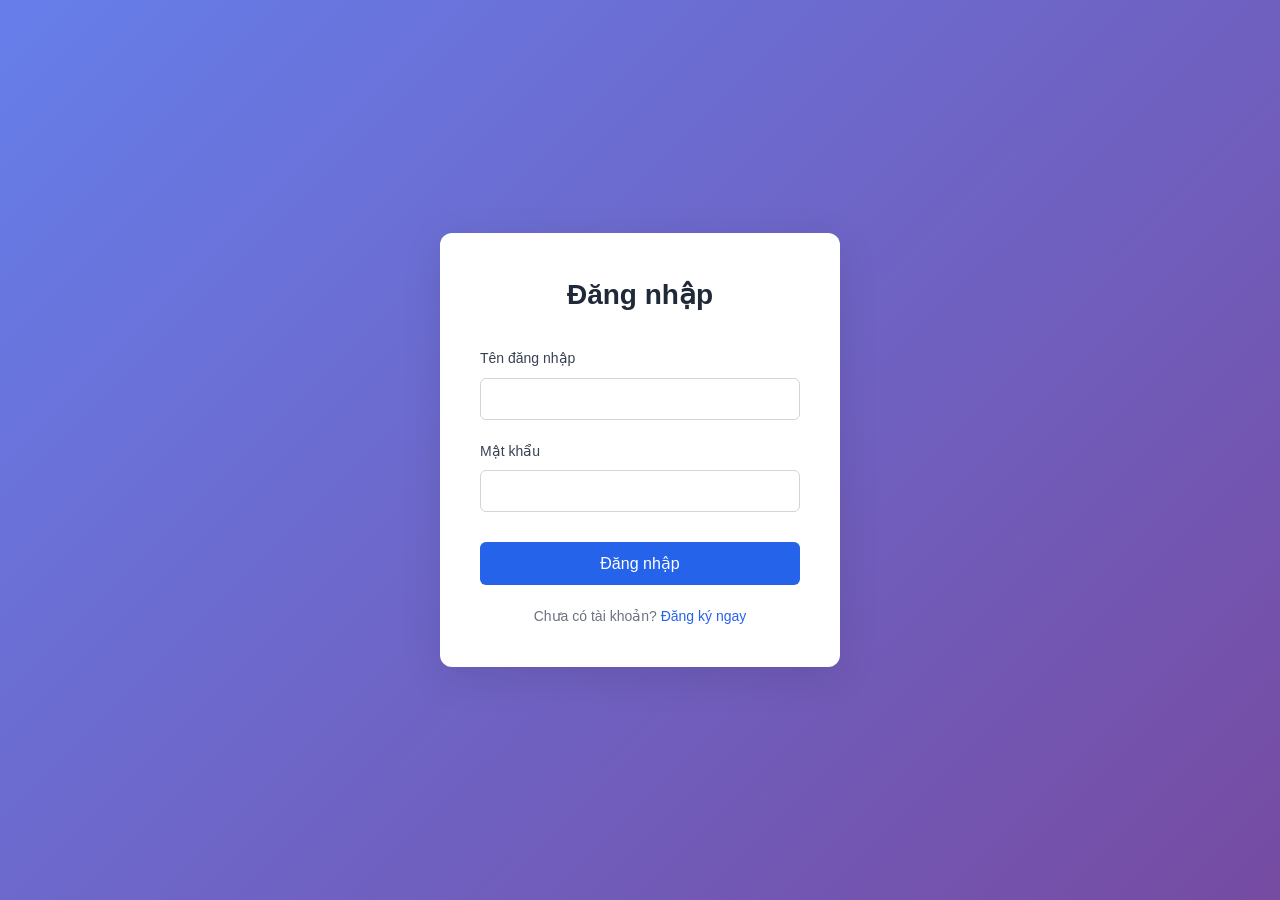
<file: index.html>
<!DOCTYPE html>
<html lang="vi">
<head>
    <meta charset="UTF-8">
    <meta name="viewport" content="width=device-width, initial-scale=1.0">
    <title>Đăng nhập - Hệ thống nhận diện biển số xe</title>
    <link rel="stylesheet" href="css/common.css">
    <link rel="stylesheet" href="css/auth.css">
</head>
<body>
    <div class="auth-container">
        <div class="auth-box">
            <h1>Đăng nhập</h1>
            <form id="loginForm">
                <div class="form-group">
                    <label for="username">Tên đăng nhập</label>
                    <input type="text" id="username" name="username" required>
                </div>
                <div class="form-group">
                    <label for="password">Mật khẩu</label>
                    <input type="password" id="password" name="password" required>
                </div>
                <button type="submit" class="btn btn-primary">Đăng nhập</button>
            </form>
            <p class="auth-link">
                Chưa có tài khoản? <a href="register.html">Đăng ký ngay</a>
            </p>
        </div>
    </div>
    <script src="js/utils.js"></script>
    <script src="js/auth.js"></script>
</body>
</html>
</file>
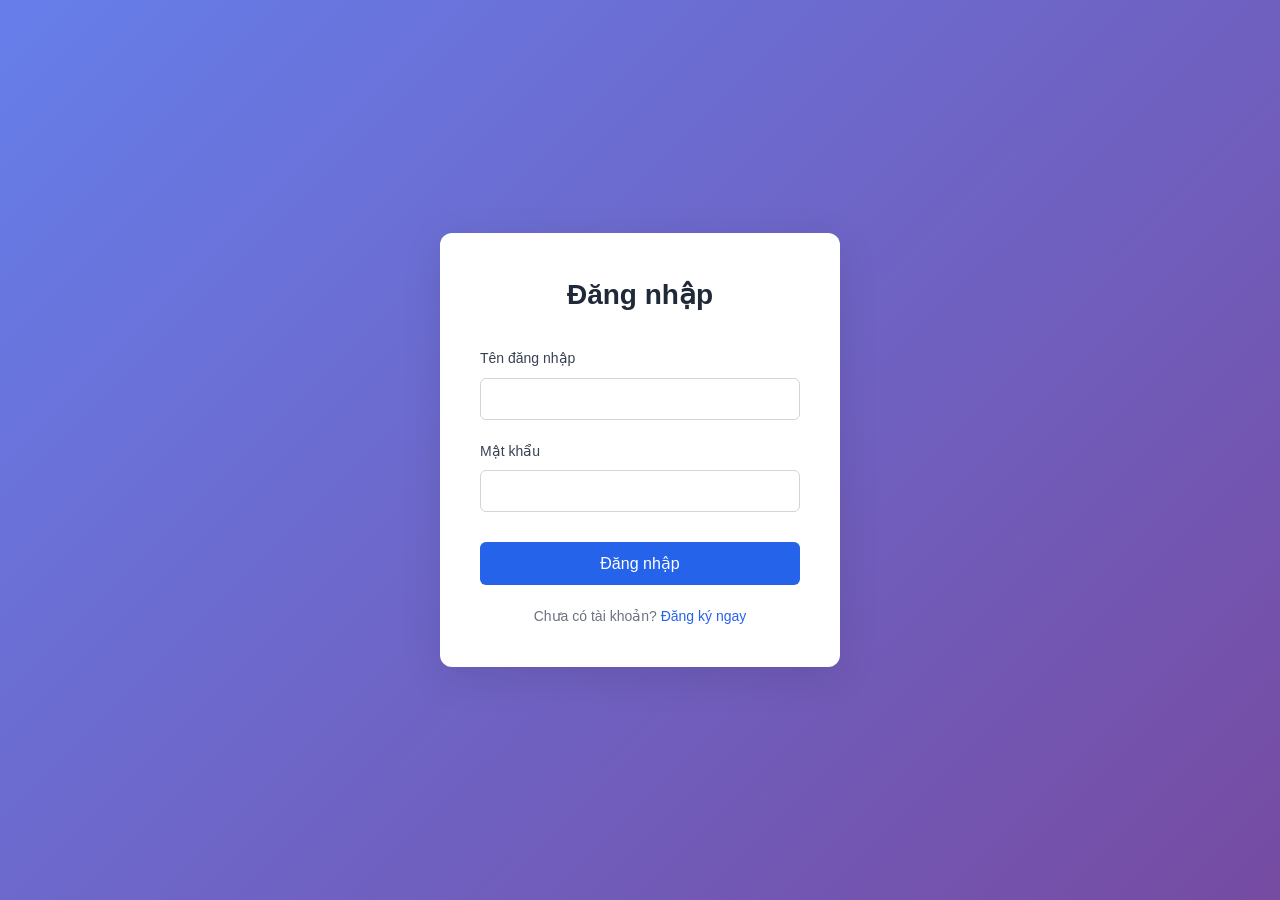
<file: home.html>
<!DOCTYPE html>
<html lang="vi">
<head>
    <meta charset="UTF-8">
    <meta name="viewport" content="width=device-width, initial-scale=1.0">
    <title>Nhận diện biển số xe vượt đèn đỏ</title>
    <link rel="stylesheet" href="css/common.css">
    <link rel="stylesheet" href="css/home.css">
</head>
<body>
    <div class="container">
        <header class="header">
            <h1>Nhận diện biển số xe vượt đèn đỏ</h1>
            <button id="logoutBtn" class="btn btn-secondary">Đăng xuất</button>
        </header>

        <section class="upload-section">
            <h2>Upload Video</h2>
            <div class="upload-box" id="uploadBox">
                <div class="upload-icon">
                    <svg width="60" height="60" viewBox="0 0 24 24" fill="none" stroke="currentColor">
                        <rect x="3" y="3" width="18" height="18" rx="2" ry="2"/>
                        <circle cx="8.5" cy="8.5" r="1.5"/>
                        <polyline points="21 15 16 10 5 21"/>
                    </svg>
                    <span class="plus-icon">+</span>
                </div>
                <p class="upload-text">Kéo thả video vào đây hoặc</p>
                <button class="btn btn-primary" id="selectVideoBtn">Chọn Video</button>
                <p class="upload-hint">Hỗ trợ: MP4, WebM, AVI, JPG, PNG, QUICKTIME, MOV (Tối đa 100MB)</p>
                <input type="file" id="videoInput" accept=".mp4,.webm,.avi,.jpg,.jpeg,.png,.mov,.quicktime" hidden>
            </div>
        </section>

        <section class="video-list-section">
            <div class="section-header">
                <h2>Danh Sách Video</h2>
                <span class="video-count">Tổng: <span id="videoCount">5</span> video</span>
            </div>
            <div class="table-container">
                <table class="video-table">
                    <thead>
                        <tr>
                            <th>ID</th>
                            <th>USER ID</th>
                            <th>FILENAME</th>
                            <th>FILEPATH</th>
                            <th>STATUS</th>
                            <th>CREATED AT</th>
                            <th>ACTIONS</th>
                        </tr>
                    </thead>
                    <tbody id="videoTableBody">
                    </tbody>
                </table>
            </div>
        </section>
    </div>

    <div class="loading-overlay" id="loadingOverlay">
        <div style="text-align: center;">
            <div class="loading-spinner"></div>
            <div class="loading-text">Đang tải lên...</div>
        </div>
    </div>

    <div class="modal-overlay" id="platesModal">
        <div class="modal-content">
            <div class="modal-header">
                <h2>Kết quả nhận diện biển số xe</h2>
                <button class="modal-close" onclick="closeModal()">&times;</button>
            </div>
            <div class="plates-grid" id="platesGrid">
            </div>
        </div>
    </div>

    <script src="js/utils.js"></script>
    <script src="js/home.js"></script>
</body>
</html>
</file>
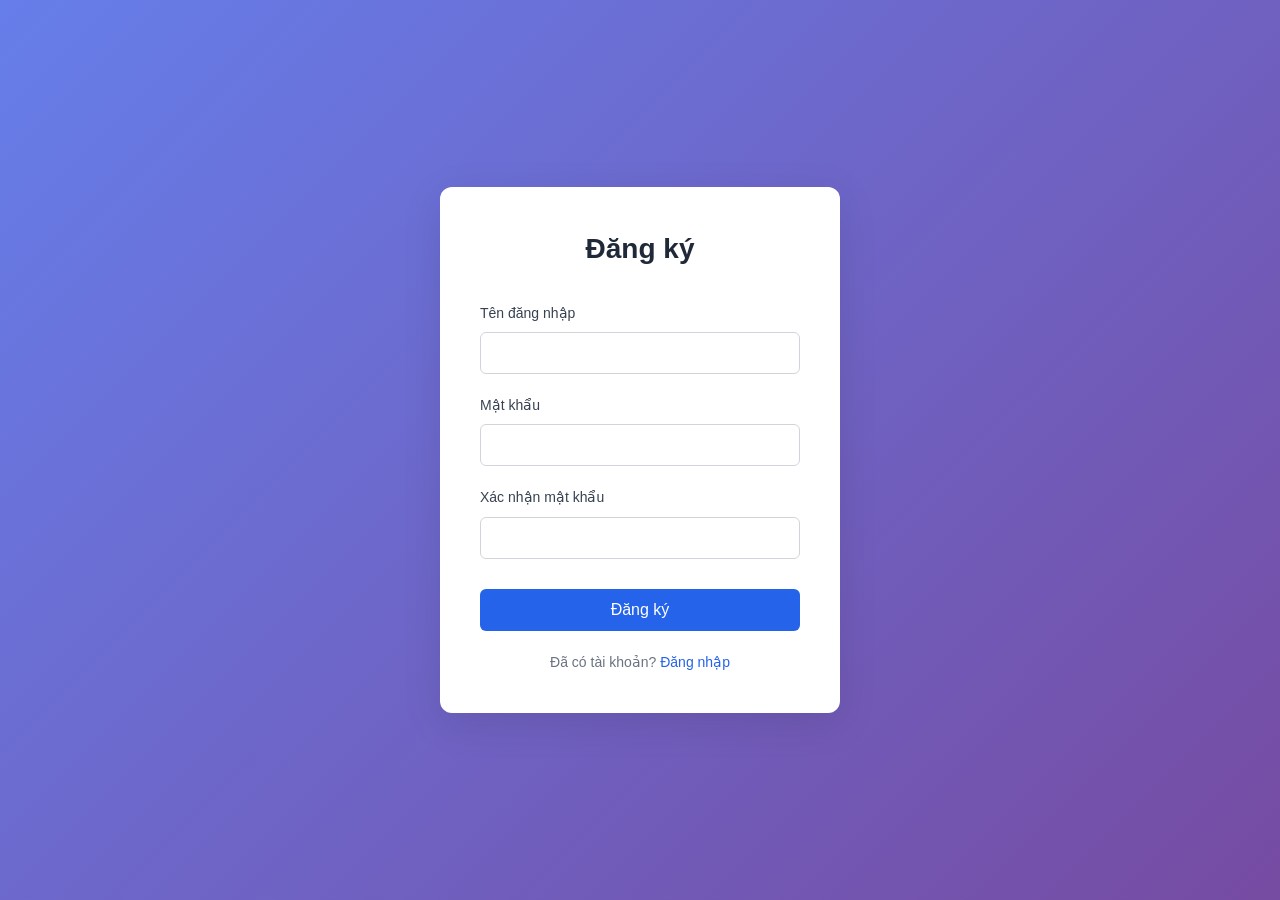
<file: register.html>
<!DOCTYPE html>
<html lang="vi">
<head>
    <meta charset="UTF-8">
    <meta name="viewport" content="width=device-width, initial-scale=1.0">
    <title>Đăng ký - Hệ thống nhận diện biển số xe</title>
    <link rel="stylesheet" href="css/common.css">
    <link rel="stylesheet" href="css/auth.css">
</head>
<body>
    <div class="auth-container">
        <div class="auth-box">
            <h1>Đăng ký</h1>
            <form id="registerForm">
                <div class="form-group">
                    <label for="username">Tên đăng nhập</label>
                    <input type="text" id="username" name="username" required>
                </div>
                <div class="form-group">
                    <label for="password">Mật khẩu</label>
                    <input type="password" id="password" name="password" required>
                </div>
                <div class="form-group">
                    <label for="confirmPassword">Xác nhận mật khẩu</label>
                    <input type="password" id="confirmPassword" name="confirmPassword" required>
                </div>
                <button type="submit" class="btn btn-primary">Đăng ký</button>
            </form>
            <p class="auth-link">
                Đã có tài khoản? <a href="index.html">Đăng nhập</a>
            </p>
        </div>
    </div>
    <script src="js/utils.js"></script>
    <script src="js/auth.js"></script>
</body>
</html>
</file>
<file: css/common.css>
* {
    margin: 0;
    padding: 0;
    box-sizing: border-box;
}

body {
    font-family: -apple-system, BlinkMacSystemFont, 'Segoe UI', Roboto, 'Helvetica Neue', Arial, sans-serif;
    background-color: #f5f5f5;
    color: #333;
    line-height: 1.6;
}

.container {
    max-width: 1200px;
    margin: 0 auto;
    padding: 20px;
}

.btn {
    padding: 10px 20px;
    border: none;
    border-radius: 6px;
    font-size: 14px;
    font-weight: 500;
    cursor: pointer;
    transition: all 0.3s ease;
}

.btn-primary {
    background-color: #2563eb;
    color: white;
}

.btn-primary:hover {
    background-color: #1d4ed8;
}

.btn-secondary {
    background-color: #6b7280;
    color: white;
}

.btn-secondary:hover {
    background-color: #4b5563;
}


h1, h2 {
    font-weight: 600;
}
</file>
<file: css/auth.css>
.auth-container {
    min-height: 100vh;
    display: flex;
    align-items: center;
    justify-content: center;
    background: linear-gradient(135deg, #667eea 0%, #764ba2 100%);
}

.auth-box {
    background: white;
    padding: 40px;
    border-radius: 12px;
    box-shadow: 0 10px 40px rgba(0, 0, 0, 0.1);
    width: 100%;
    max-width: 400px;
}

.auth-box h1 {
    text-align: center;
    margin-bottom: 30px;
    color: #1f2937;
    font-size: 28px;
}

.form-group {
    margin-bottom: 20px;
}

.form-group label {
    display: block;
    margin-bottom: 8px;
    color: #374151;
    font-weight: 500;
    font-size: 14px;
}

.form-group input {
    width: 100%;
    padding: 12px;
    border: 1px solid #d1d5db;
    border-radius: 6px;
    font-size: 14px;
    transition: border-color 0.3s ease;
}

.form-group input:focus {
    outline: none;
    border-color: #2563eb;
}

.auth-box .btn {
    width: 100%;
    padding: 12px;
    margin-top: 10px;
    font-size: 16px;
}

.auth-link {
    text-align: center;
    margin-top: 20px;
    color: #6b7280;
    font-size: 14px;
}

.auth-link a {
    color: #2563eb;
    text-decoration: none;
    font-weight: 500;
}

.auth-link a:hover {
    text-decoration: underline;
}
</file>
<file: css/home.css>
.header {
    display: flex;
    justify-content: space-between;
    align-items: center;
    margin-bottom: 30px;
    padding: 20px;
    background: white;
    border-radius: 12px;
    box-shadow: 0 2px 8px rgba(0, 0, 0, 0.05);
}

.header h1 {
    font-size: 24px;
    color: #1f2937;
}

.upload-section {
    background: white;
    padding: 30px;
    border-radius: 12px;
    box-shadow: 0 2px 8px rgba(0, 0, 0, 0.05);
    margin-bottom: 30px;
}

.upload-section h2 {
    margin-bottom: 20px;
    font-size: 20px;
    color: #1f2937;
}

.upload-box {
    border: 2px dashed #d1d5db;
    border-radius: 12px;
    padding: 40px;
    text-align: center;
    transition: all 0.3s ease;
}

.upload-box.drag-over {
    border-color: #2563eb;
    background-color: #eff6ff;
}

.upload-icon {
    position: relative;
    display: inline-block;
    color: #9ca3af;
    margin-bottom: 15px;
}

.upload-icon svg {
    display: block;
}

.plus-icon {
    position: absolute;
    top: -5px;
    right: -5px;
    background: #2563eb;
    color: white;
    width: 24px;
    height: 24px;
    border-radius: 50%;
    display: flex;
    align-items: center;
    justify-content: center;
    font-size: 18px;
    font-weight: bold;
}

.upload-text {
    color: #6b7280;
    margin-bottom: 15px;
    font-size: 16px;
}

.upload-hint {
    color: #9ca3af;
    font-size: 13px;
    margin-top: 10px;
}

.video-list-section {
    background: white;
    padding: 30px;
    border-radius: 12px;
    box-shadow: 0 2px 8px rgba(0, 0, 0, 0.05);
}

.section-header {
    display: flex;
    justify-content: space-between;
    align-items: center;
    margin-bottom: 20px;
}

.section-header h2 {
    font-size: 20px;
    color: #1f2937;
}

.video-count {
    color: #6b7280;
    font-size: 14px;
}

.table-container {
    overflow-x: auto;
}

.video-table {
    width: 100%;
    border-collapse: collapse;
}

.video-table thead {
    background-color: #f9fafb;
}

.video-table th {
    padding: 12px;
    text-align: left;
    font-size: 12px;
    font-weight: 600;
    color: #6b7280;
    text-transform: uppercase;
    border-bottom: 1px solid #e5e7eb;
}

.video-table td {
    padding: 16px 12px;
    border-bottom: 1px solid #e5e7eb;
    font-size: 14px;
    color: #374151;
}

.video-table tbody tr:hover {
    background-color: #f9fafb;
}

.status-badge {
    display: inline-block;
    padding: 4px 12px;
    border-radius: 12px;
    font-size: 12px;
    font-weight: 500;
}

.status-completed {
    background-color: #d1fae5;
    color: #065f46;
}

.status-processing {
    background-color: #fef3c7;
    color: #92400e;
}

.status-pending {
    background-color: #e5e7eb;
    color: #374151;
}

.status-failed {
    background-color: #fee2e2;
    color: #991b1b;
}

.actions {
    display: flex;
    gap: 8px;
}

.loading-overlay {
    position: fixed;
    top: 0;
    left: 0;
    width: 100%;
    height: 100%;
    background-color: rgba(0, 0, 0, 0.5);
    display: none;
    align-items: center;
    justify-content: center;
    z-index: 9999;
}

.loading-overlay.active {
    display: flex;
}

.loading-spinner {
    width: 60px;
    height: 60px;
    border: 4px solid #f3f3f3;
    border-top: 4px solid #2563eb;
    border-radius: 50%;
    animation: spin 1s linear infinite;
}

@keyframes spin {
    0% { transform: rotate(0deg); }
    100% { transform: rotate(360deg); }
}

.loading-text {
    color: white;
    margin-top: 20px;
    font-size: 16px;
    font-weight: 500;
}

.modal-overlay {
    position: fixed;
    top: 0;
    left: 0;
    width: 100%;
    height: 100%;
    background-color: rgba(0, 0, 0, 0.5);
    display: none;
    align-items: center;
    justify-content: center;
    z-index: 10000;
}

.modal-overlay.active {
    display: flex;
}

.modal-content {
    background: white;
    border-radius: 12px;
    padding: 30px;
    max-width: 800px;
    max-height: 80vh;
    overflow-y: auto;
    box-shadow: 0 20px 60px rgba(0, 0, 0, 0.3);
    position: relative;
}

.modal-header {
    display: flex;
    justify-content: space-between;
    align-items: center;
    margin-bottom: 20px;
    padding-bottom: 15px;
    border-bottom: 2px solid #e5e7eb;
}

.modal-header h2 {
    font-size: 22px;
    color: #1f2937;
    margin: 0;
}

.modal-close {
    background: none;
    border: none;
    font-size: 28px;
    color: #6b7280;
    cursor: pointer;
    width: 32px;
    height: 32px;
    display: flex;
    align-items: center;
    justify-content: center;
    border-radius: 6px;
    transition: all 0.2s;
}

.modal-close:hover {
    background-color: #f3f4f6;
    color: #1f2937;
}

.plates-grid {
    display: grid;
    gap: 15px;
}

.plate-item {
    background: #f9fafb;
    border: 1px solid #e5e7eb;
    border-radius: 8px;
    padding: 16px;
    transition: all 0.2s;
}

.plate-item:hover {
    box-shadow: 0 2px 8px rgba(0, 0, 0, 0.1);
}

.plate-header {
    display: flex;
    justify-content: space-between;
    align-items: center;
    margin-bottom: 12px;
}

.plate-number {
    font-size: 20px;
    font-weight: 700;
    color: #1f2937;
    font-family: monospace;
    background: white;
    padding: 8px 16px;
    border-radius: 6px;
    border: 2px solid #2563eb;
}

.confidence-badge {
    padding: 6px 12px;
    border-radius: 20px;
    font-size: 13px;
    font-weight: 600;
}

.confidence-high {
    background-color: #d1fae5;
    color: #065f46;
}

.confidence-medium {
    background-color: #fef3c7;
    color: #92400e;
}

.confidence-low {
    background-color: #fee2e2;
    color: #991b1b;
}

.plate-details {
    display: grid;
    grid-template-columns: repeat(2, 1fr);
    gap: 10px;
    margin-top: 12px;
}

.plate-detail {
    font-size: 13px;
    color: #6b7280;
}

.plate-detail strong {
    color: #374151;
    font-weight: 600;
}

.no-plates {
    text-align: center;
    padding: 40px;
    color: #9ca3af;
    font-size: 16px;
}

.btn-download {
    background-color: transparent;
    color: #2563eb;
    padding: 6px 12px;
    font-size: 13px;
}

.btn-download:hover {
    background-color: #eff6ff;
}

.btn-download:disabled {
    color: #9ca3af;
    cursor: not-allowed;
    opacity: 0.6;
}

.btn-download:disabled:hover {
    background-color: transparent;
}
</file>
